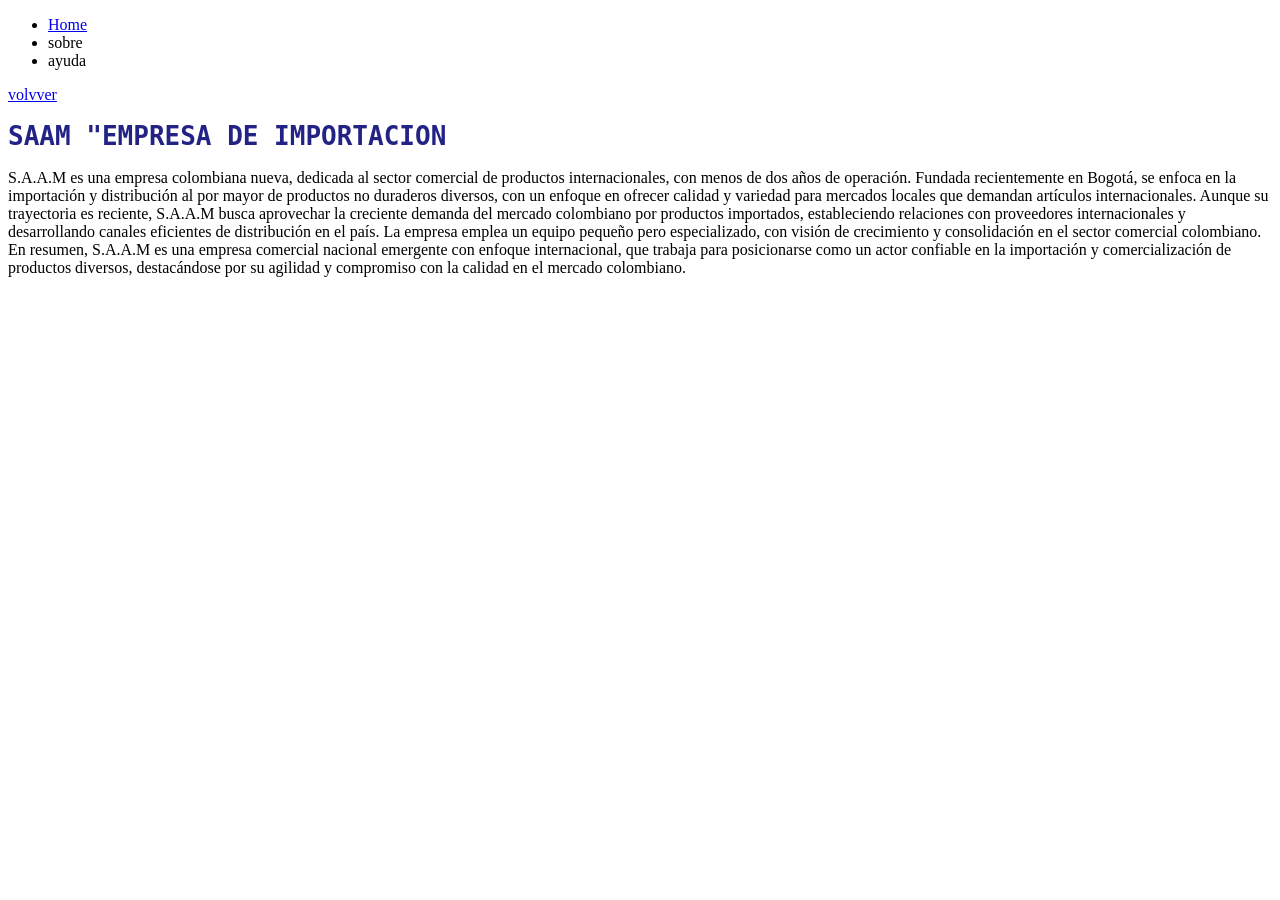
<file: CODIGO_WEB/html/index.html>
<!DOCTYPE html>
<html lang="en">
<head>
    <meta charset="UTF-8">
    <meta name="viewport" content="width=device-width, initial-scale=1.0">
    <title>SAAM</title>
    <link rel="stylesheet" href="../CSS/style.css">
</head>
<body>
    <nav>
        <ul>
            <li><a href="index.html"> Home</a></li>
            <li>sobre</li>
            <li>ayuda </li>
        </ul>
    </nav>
    <a href="index.html">volvver</a>
    <h1 class="titulo">SAAM "EMPRESA DE IMPORTACION</h1>
    <P>S.A.A.M es una empresa colombiana nueva, dedicada al sector comercial de productos internacionales, con menos de dos años de operación. Fundada recientemente en Bogotá, se enfoca en la importación y distribución al por mayor de productos no duraderos diversos, con un enfoque en ofrecer calidad y variedad para mercados locales que demandan artículos internacionales.
Aunque su trayectoria es reciente, S.A.A.M busca aprovechar la creciente demanda del mercado colombiano por productos importados, estableciendo relaciones con proveedores internacionales y desarrollando canales eficientes de distribución en el país. La empresa emplea un equipo pequeño pero especializado, con visión de crecimiento y consolidación en el sector comercial colombiano.
En resumen, S.A.A.M es una empresa comercial nacional emergente con enfoque internacional, que trabaja para posicionarse como un actor confiable en la importación y comercialización de productos diversos, destacándose por su agilidad y compromiso con la calidad en el mercado colombiano.
</P>
</body>
</html>
</file>
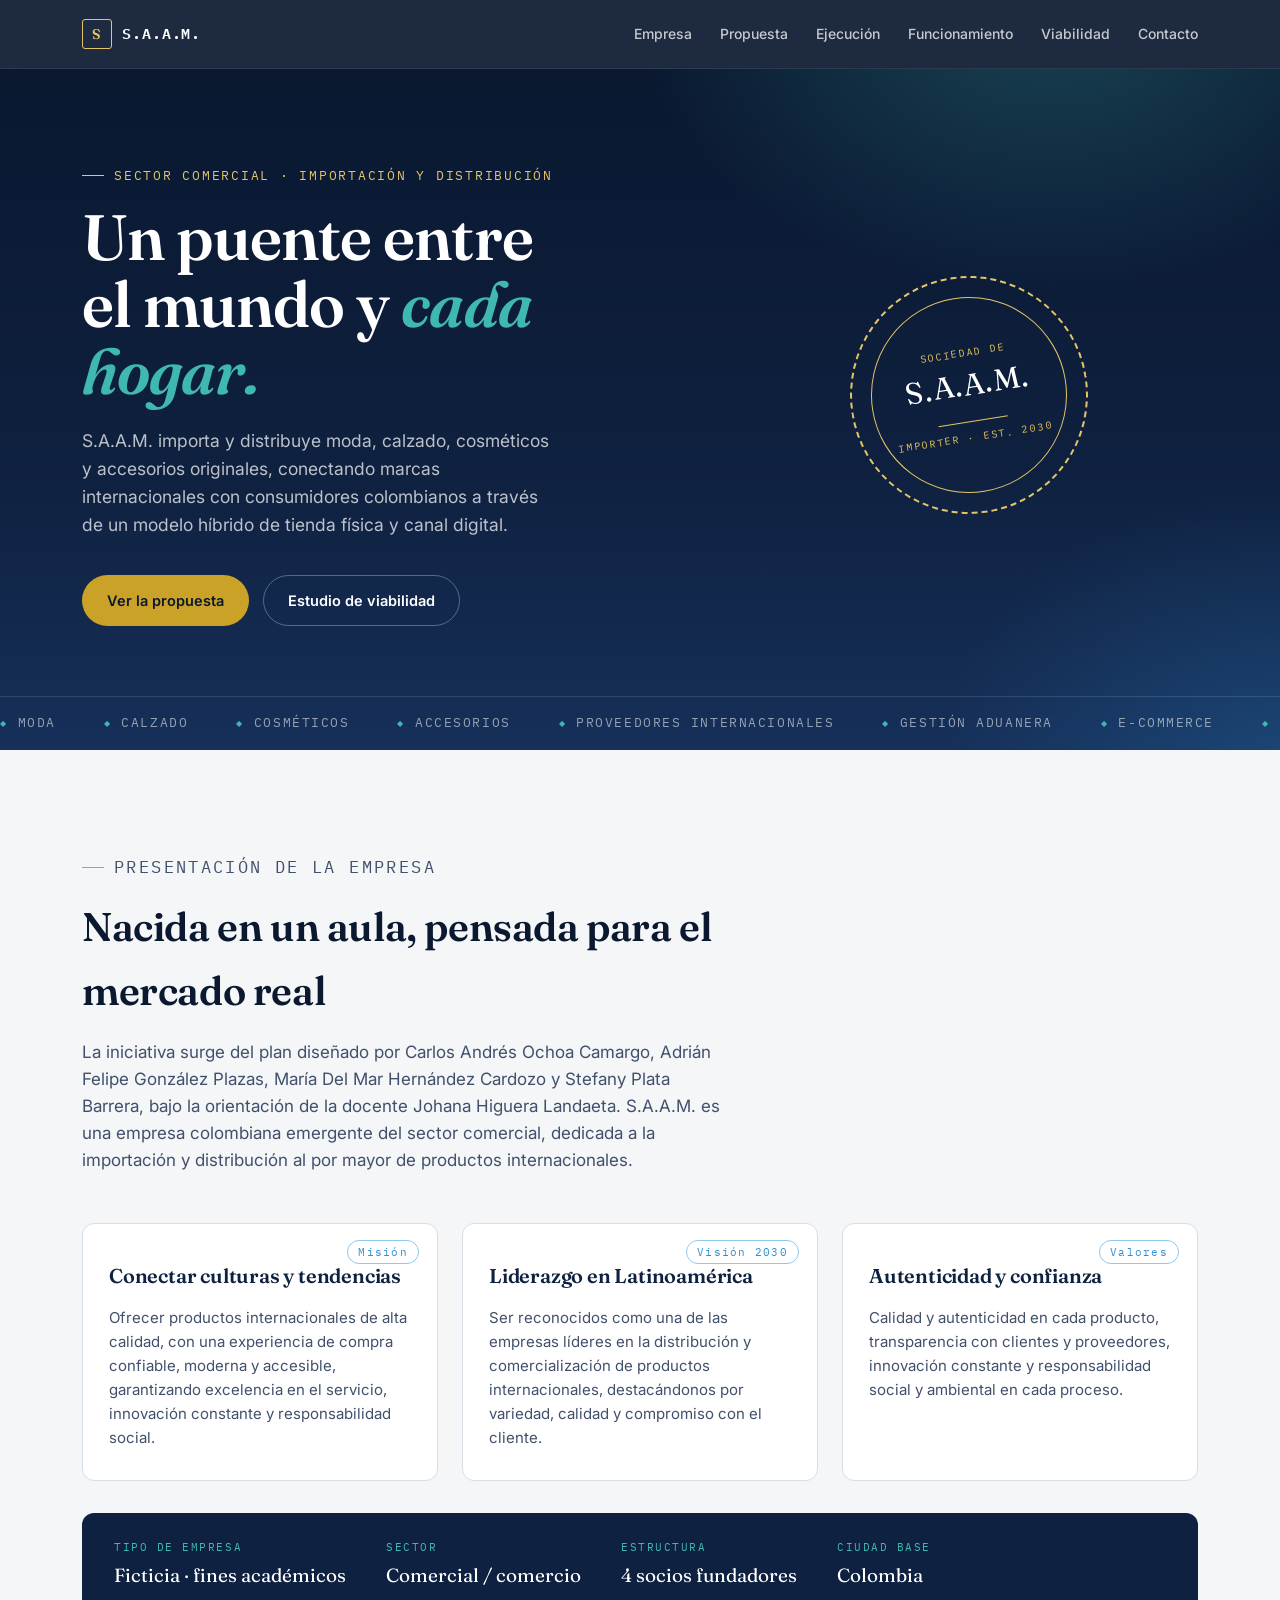
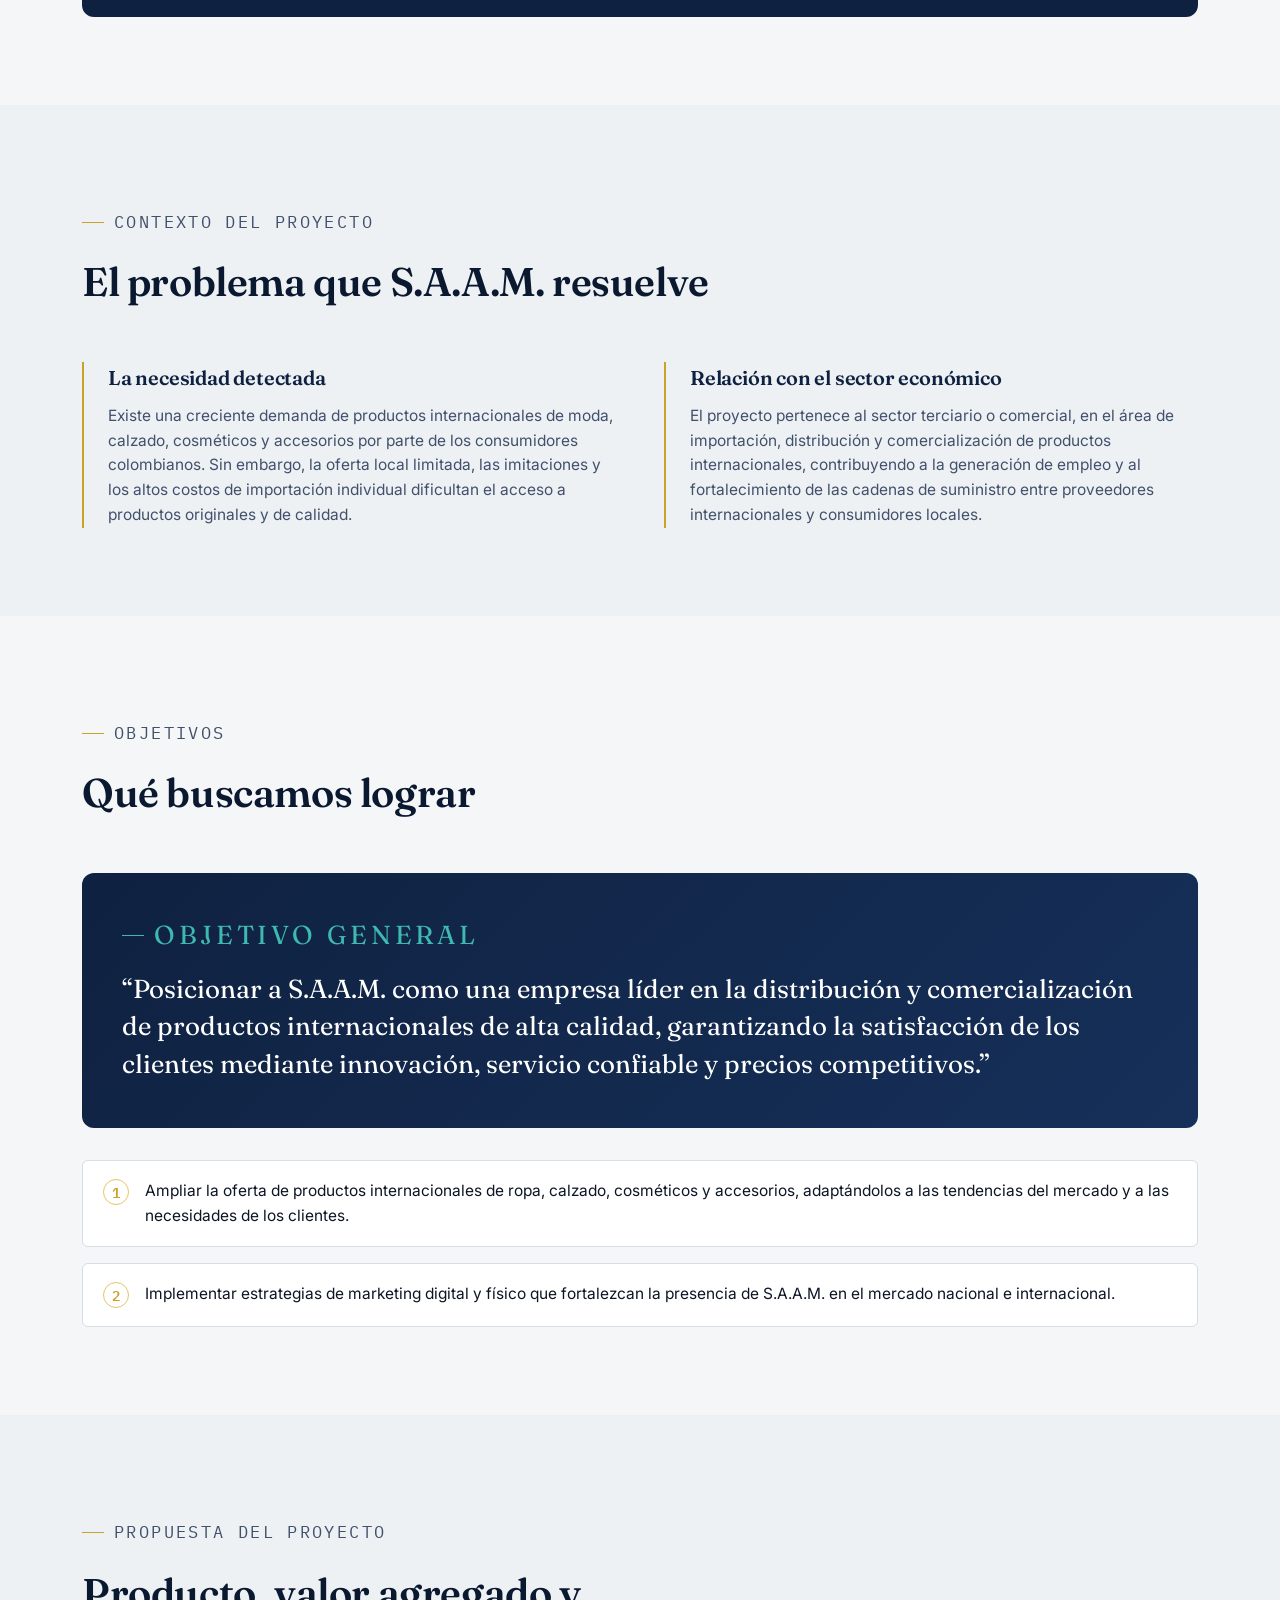
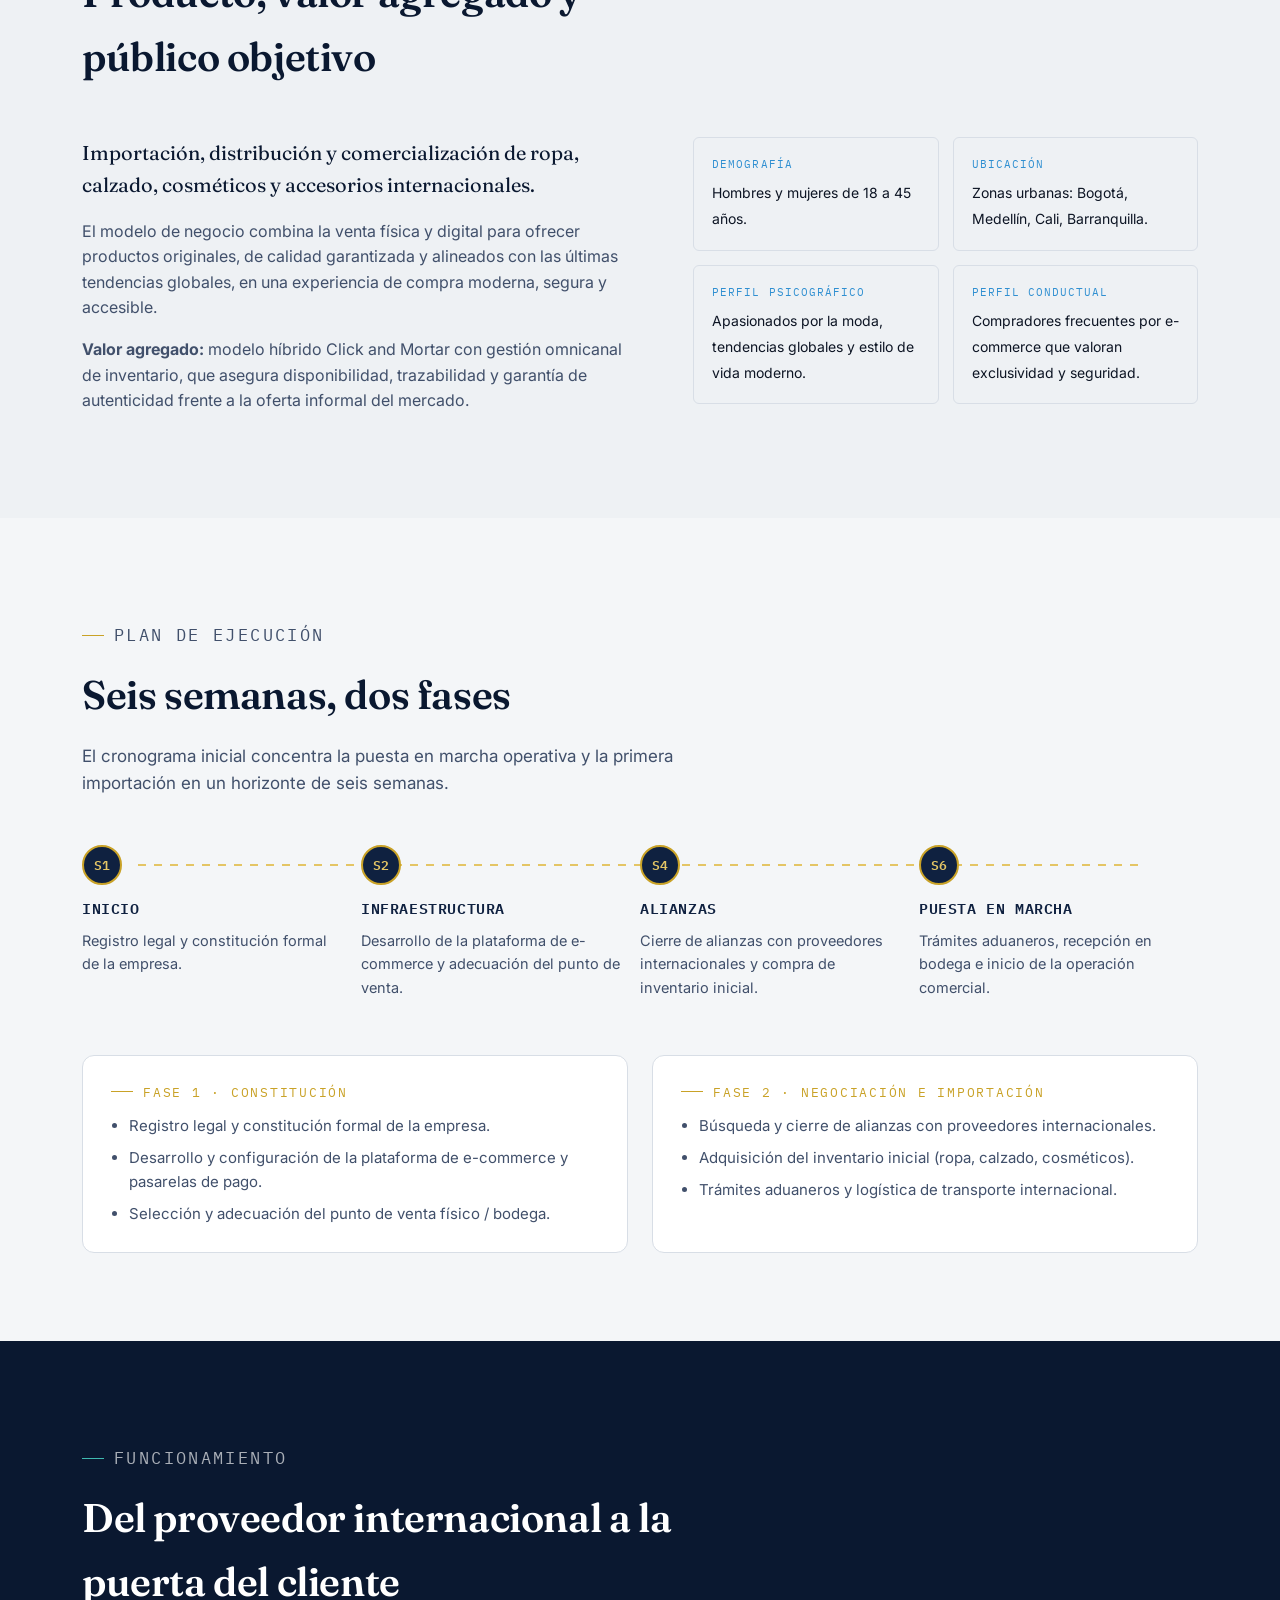
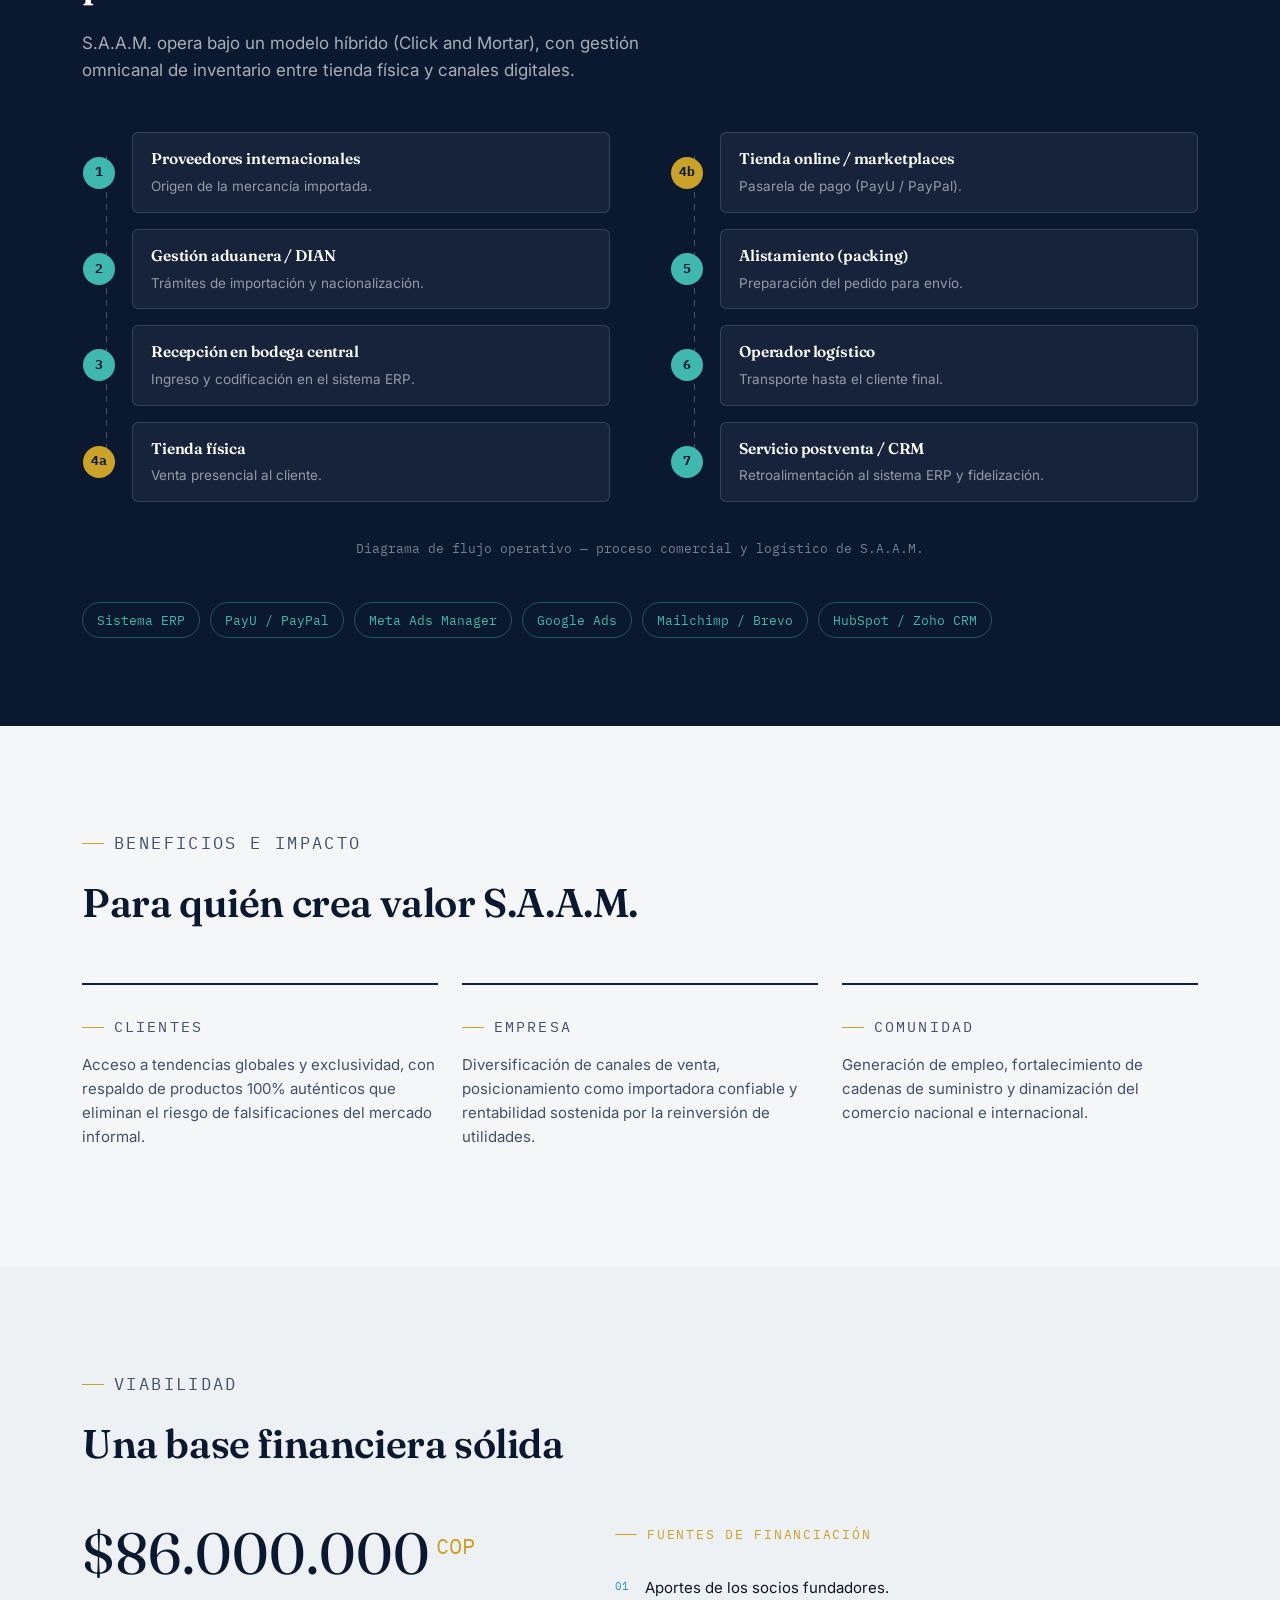
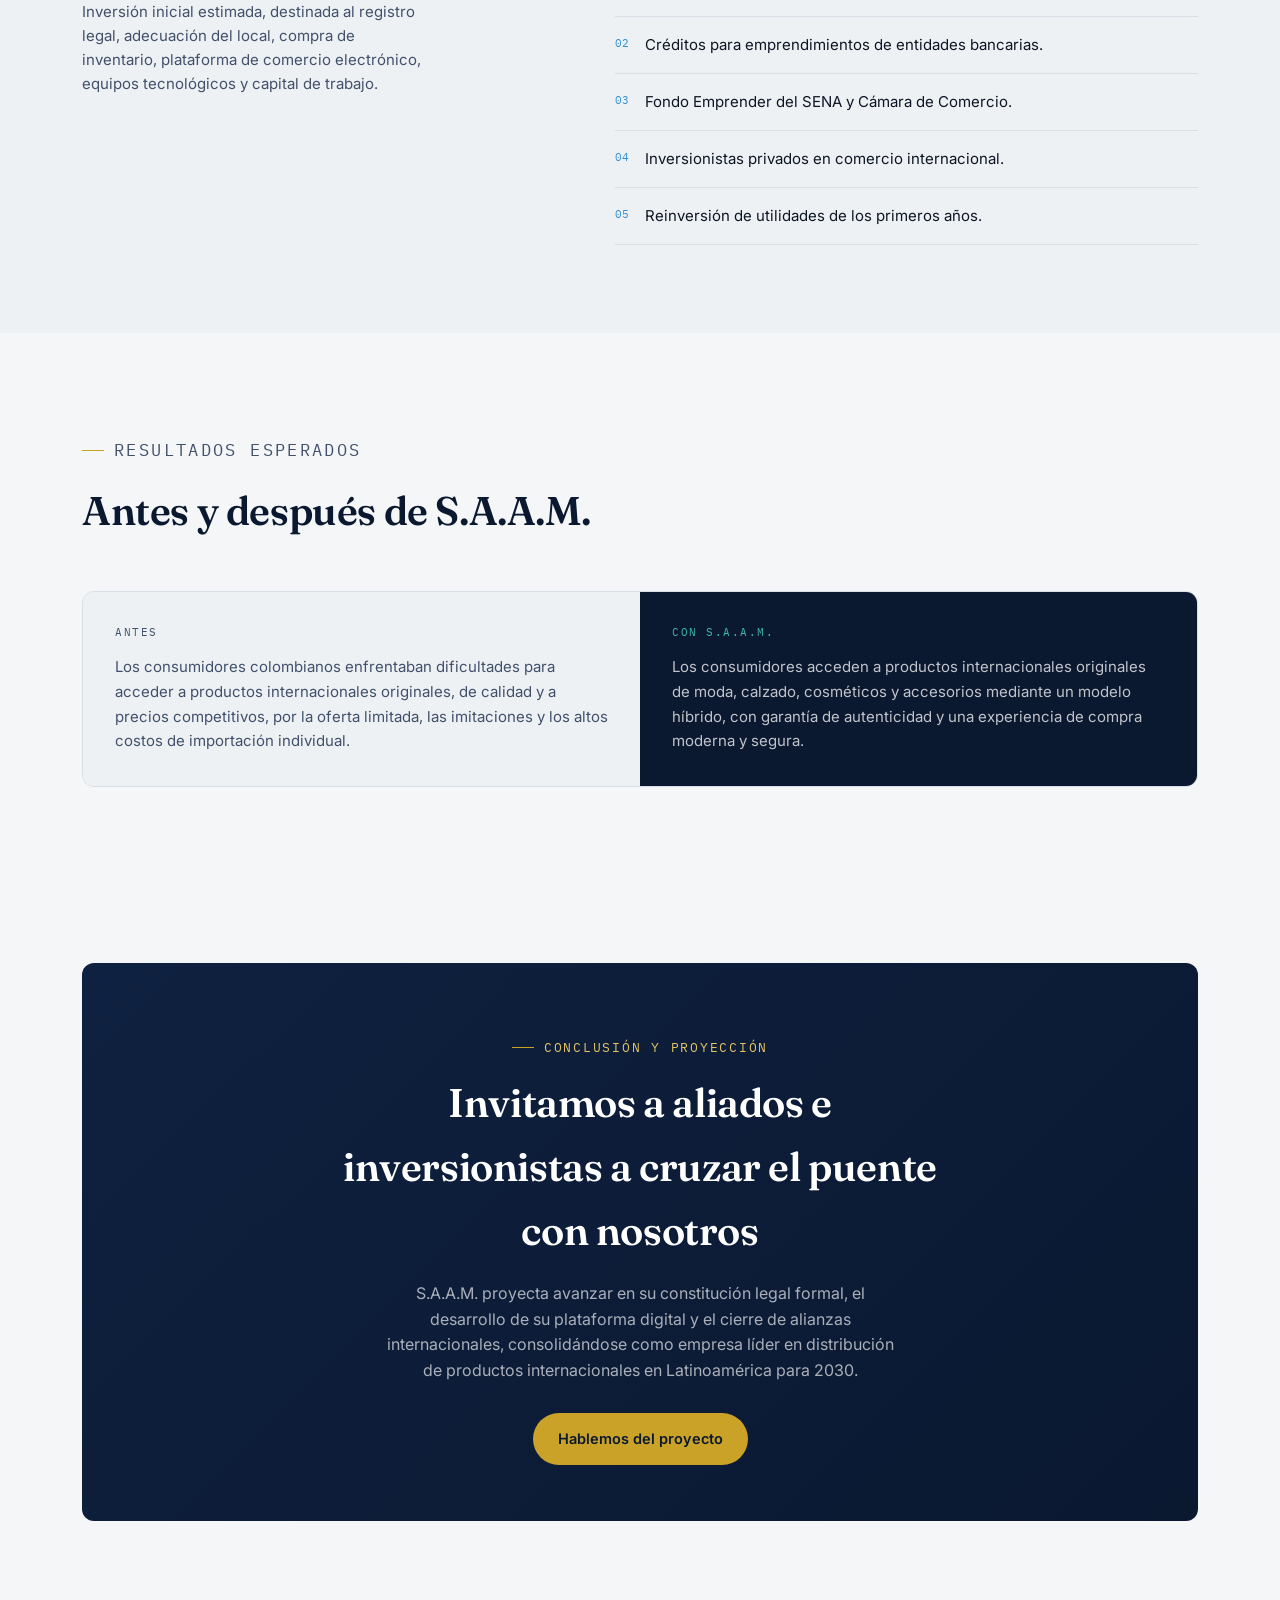
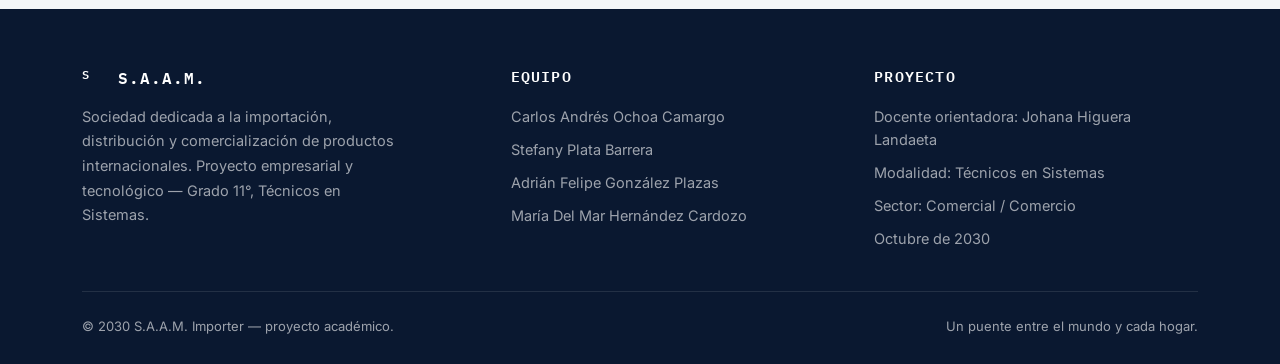
<file: SAAM_pagina_web.html>
<!DOCTYPE html>
<html lang="es">
<head>
<meta charset="UTF-8">
<meta name="viewport" content="width=device-width, initial-scale=1.0">
<title>S.A.A.M. — Un puente entre el mundo y cada hogar</title>
<link rel="preconnect" href="https://fonts.googleapis.com">
<link rel="preconnect" href="https://fonts.gstatic.com" crossorigin>
<link href="https://fonts.googleapis.com/css2?family=Fraunces:opsz,wght@9..144,400;9..144,500;9..144,600;9..144,700&family=Inter:wght@400;500;600;700&family=IBM+Plex+Mono:wght@400;500;600&display=swap" rel="stylesheet">
<style>
  /* ============ TOKENS ============ */
  :root{
    --navy-950:#0a1830;
    --navy-900:#0f2140;
    --navy-800:#16305a;
    --blue-500:#2f8fd1;
    --blue-300:#8ec9ec;
    --teal-400:#3fb9b0;
    --brass-500:#c9a227;
    --brass-300:#e4c565;
    --paper-0:#f4f6f8;
    --paper-50:#eef1f4;
    --ink-900:#0d1524;
    --ink-600:#41506b;
    --line:#d8dee6;
    --radius-sm:6px;
    --radius-md:12px;
    --maxw:1180px;
    --display: 'Fraunces', Georgia, serif;
    --body: 'Inter', -apple-system, BlinkMacSystemFont, sans-serif;
    --mono: 'IBM Plex Mono', 'Courier New', monospace;
  }

  *,*::before,*::after{box-sizing:border-box;}
  html{scroll-behavior:smooth;}
  @media (prefers-reduced-motion: reduce){
    html{scroll-behavior:auto;}
    *{animation-duration:0.001ms !important; animation-iteration-count:1 !important; transition-duration:0.001ms !important; scroll-behavior:auto !important;}
  }

  body{
    margin:0;
    background:var(--paper-0);
    color:var(--ink-900);
    font-family:var(--body);
    font-size:16px;
    line-height:1.6;
    -webkit-font-smoothing:antialiased;
  }

  img,svg{display:block; max-width:100%;}
  a{color:inherit;}
  .wrap{max-width:var(--maxw); margin:0 auto; padding:0 32px;}

  .eyebrow{
    font-family:var(--mono);
    font-size:12.5px;
    letter-spacing:.14em;
    text-transform:uppercase;
    color:var(--brass-500);
    display:flex;
    align-items:center;
    gap:10px;
  }
  .eyebrow::before{
    content:"";
    width:22px;height:1px;
    background:var(--brass-500);
    display:inline-block;
  }

  h1,h2,h3{font-family:var(--display); font-weight:600; margin:0; color:var(--navy-950);}
  h2{font-size:clamp(28px,3.4vw,40px); letter-spacing:-0.01em;}
  h3{font-size:20px; letter-spacing:-0.01em;}
  p{margin:0;}

  .section{padding:88px 0;}
  .section-head{max-width:640px; margin-bottom:48px;}
  .section-head h2{margin-top:14px;}
  .section-head p{margin-top:16px; color:var(--ink-600); font-size:17px;}

  /* ============ FOCUS / A11Y ============ */
  a:focus-visible, button:focus-visible{
    outline:3px solid var(--brass-500);
    outline-offset:3px;
    border-radius:4px;
  }

  /* ============ HEADER ============ */
  header{
    position:sticky; top:0; z-index:50;
    background:rgba(10,24,48,0.92);
    backdrop-filter: blur(8px);
    border-bottom:1px solid rgba(255,255,255,0.08);
  }
  .nav{
    max-width:var(--maxw); margin:0 auto; padding:0 32px;
    display:flex; align-items:center; justify-content:space-between;
    height:68px;
  }
  .brand{
    display:flex; align-items:center; gap:10px;
    font-family:var(--mono); font-weight:600; letter-spacing:.06em;
    color:#fff; font-size:15px; text-decoration:none;
  }
  .brand .mark{
    width:30px;height:30px; border:1.5px solid var(--brass-300); border-radius:3px;
    display:flex; align-items:center; justify-content:center;
    font-family:var(--display); font-size:14px; color:var(--brass-300);
  }
  nav ul{list-style:none; display:flex; gap:28px; margin:0; padding:0;}
  nav ul a{
    color:rgba(255,255,255,0.75); text-decoration:none; font-size:14px;
    font-weight:500; transition:color .2s ease;
  }
  nav ul a:hover{color:#fff;}
  .nav-toggle{display:none;}

  @media (max-width:860px){
    nav ul{display:none;}
  }

  /* ============ HERO ============ */
  .hero{
    background:
      radial-gradient(ellipse 700px 480px at 82% -10%, rgba(63,185,176,0.28), transparent 60%),
      radial-gradient(ellipse 520px 400px at 100% 100%, rgba(47,143,209,0.22), transparent 65%),
      linear-gradient(180deg, var(--navy-950), var(--navy-900) 60%, var(--navy-800));
    color:#fff;
    padding:96px 0 0;
    overflow:hidden;
    position:relative;
  }
  .hero-grid{
    display:grid; grid-template-columns:1.15fr 0.85fr; gap:40px; align-items:center;
  }
  .hero-eyebrow{color:var(--brass-300);}
  .hero-eyebrow::before{background:var(--brass-300);}
  .hero h1{
    color:#fff;
    font-size:clamp(38px,5.4vw,64px);
    line-height:1.05;
    margin-top:18px;
    letter-spacing:-0.015em;
  }
  .hero h1 em{
    font-style:italic; color:var(--teal-400);
  }
  .hero-sub{
    margin-top:22px; max-width:480px;
    color:rgba(255,255,255,0.72); font-size:17.5px;
  }
  .hero-cta{display:flex; gap:14px; margin-top:36px; flex-wrap:wrap;}
  .btn{
    font-family:var(--body); font-weight:600; font-size:14.5px;
    padding:13px 24px; border-radius:999px; text-decoration:none;
    display:inline-flex; align-items:center; gap:8px;
    transition:transform .18s ease, box-shadow .18s ease, background .18s ease;
    border:1px solid transparent; cursor:pointer;
  }
  .btn-primary{background:var(--brass-500); color:var(--navy-950);}
  .btn-primary:hover{transform:translateY(-2px); box-shadow:0 10px 24px -8px rgba(201,162,39,0.6);}
  .btn-ghost{border-color:rgba(255,255,255,0.3); color:#fff;}
  .btn-ghost:hover{background:rgba(255,255,255,0.08); transform:translateY(-2px);}

  /* stamp */
  .stamp-wrap{position:relative; display:flex; justify-content:center; align-items:center; min-height:340px;}
  .stamp{
    width:238px; height:238px; border-radius:50%;
    border:2.5px dashed var(--brass-300);
    display:flex; align-items:center; justify-content:center;
    transform:rotate(-9deg);
    position:relative;
    animation:stamp-float 7s ease-in-out infinite;
  }
  @keyframes stamp-float{
    0%,100%{transform:rotate(-9deg) translateY(0);}
    50%{transform:rotate(-9deg) translateY(-10px);}
  }
  .stamp-inner{
    width:196px; height:196px; border-radius:50%;
    border:1.5px solid var(--brass-300);
    display:flex; flex-direction:column; align-items:center; justify-content:center;
    text-align:center; color:var(--brass-300);
    font-family:var(--mono);
  }
  .stamp-inner .big{font-family:var(--display); font-size:30px; color:#fff; letter-spacing:.04em; margin-bottom:4px;}
  .stamp-inner .small{font-size:10px; letter-spacing:.18em;}
  .stamp-inner .line{width:70px; height:1px; background:var(--brass-300); margin:8px 0;}

  .route{
    position:absolute; inset:0; pointer-events:none;
  }

  /* ticker */
  .ticker{
    margin-top:70px; border-top:1px solid rgba(255,255,255,0.12);
    overflow:hidden; white-space:nowrap; position:relative;
  }
  .ticker-track{
    display:inline-flex; gap:48px; padding:16px 0;
    animation:scroll-left 26s linear infinite;
    font-family:var(--mono); font-size:13px; letter-spacing:.12em;
    color:rgba(255,255,255,0.55);
  }
  .ticker-track span{display:flex; align-items:center; gap:10px;}
  .ticker-track span::before{content:"◆"; color:var(--teal-400); font-size:8px;}
  @keyframes scroll-left{
    from{transform:translateX(0);}
    to{transform:translateX(-50%);}
  }

  /* ============ MISSION / VISION / VALUES ============ */
  .card-row{display:grid; grid-template-columns:repeat(3,1fr); gap:24px;}
  .stamp-card{
    background:#fff; border:1px solid var(--line); border-radius:var(--radius-md);
    padding:30px 26px; position:relative; overflow:hidden;
  }
  .stamp-card::before{
    content:attr(data-tag);
    position:absolute; top:16px; right:18px;
    font-family:var(--mono); font-size:10.5px; letter-spacing:.12em;
    color:var(--blue-500); border:1px solid var(--blue-300); border-radius:999px;
    padding:3px 10px;
  }
  .stamp-card h3{margin-top:6px; margin-bottom:14px; color:var(--navy-900);}
  .stamp-card p{color:var(--ink-600); font-size:15px;}

  /* ============ INFO BAR (tipo de empresa) ============ */
  .infobar{
    background:var(--navy-900); color:#fff; border-radius:var(--radius-md);
    padding:26px 32px; display:flex; gap:40px; flex-wrap:wrap; align-items:center;
  }
  .infobar .item{display:flex; flex-direction:column; gap:4px;}
  .infobar .item .k{font-family:var(--mono); font-size:11px; letter-spacing:.14em; color:var(--teal-400); text-transform:uppercase;}
  .infobar .item .v{font-family:var(--display); font-size:19px;}

  /* ============ PROBLEMA (two-col) ============ */
  .split{display:grid; grid-template-columns:1fr 1fr; gap:48px;}
  .split .block{border-left:2px solid var(--brass-500); padding-left:24px;}
  .split .block h3{color:var(--navy-900); margin-bottom:10px;}
  .split .block p{color:var(--ink-600); font-size:15.5px;}

  /* ============ OBJETIVOS ============ */
  .obj-quote{
    background:linear-gradient(135deg, var(--navy-900), var(--navy-800));
    color:#fff; border-radius:var(--radius-md); padding:44px 40px;
    margin-bottom:32px; position:relative;
  }
  .obj-quote .eyebrow{color:var(--teal-400); margin-bottom:16px;}
  .obj-quote .eyebrow::before{background:var(--teal-400);}
  .obj-quote p{font-family:var(--display); font-size:clamp(20px,2.4vw,26px); line-height:1.45;}
  .obj-list{list-style:none; padding:0; margin:0; display:grid; gap:16px;}
  .obj-list li{
    display:flex; gap:16px; align-items:flex-start;
    background:#fff; border:1px solid var(--line); border-radius:var(--radius-sm);
    padding:18px 20px;
  }
  .obj-list .num{
    font-family:var(--mono); color:var(--brass-500); font-weight:600; font-size:14px;
    border:1px solid var(--brass-300); border-radius:50%;
    width:26px; height:26px; flex:none; display:flex; align-items:center; justify-content:center;
  }
  .obj-list p{color:var(--ink-900); font-size:15.5px;}

  /* ============ PROPUESTA ============ */
  .propuesta-grid{display:grid; grid-template-columns:1.1fr 1fr; gap:56px; align-items:start;}
  .propuesta-text p{color:var(--ink-600); font-size:16px; margin-bottom:16px;}
  .propuesta-text .lead{font-family:var(--display); font-size:20px; color:var(--navy-950); margin-bottom:18px;}
  .passport-grid{display:grid; grid-template-columns:1fr 1fr; gap:14px;}
  .passport{
    border:1px solid var(--line); border-radius:var(--radius-sm); padding:18px;
    background:var(--paper-50);
  }
  .passport .k{font-family:var(--mono); font-size:10.5px; letter-spacing:.1em; color:var(--blue-500); text-transform:uppercase; margin-bottom:8px; display:block;}
  .passport .v{font-size:14px; color:var(--ink-900); line-height:1.5;}

  /* ============ TIMELINE (plan de ejecución) ============ */
  .timeline{
    display:grid; grid-template-columns:repeat(4,1fr); gap:0; position:relative; margin-top:12px;
  }
  .timeline::before{
    content:""; position:absolute; top:19px; left:5%; right:5%; height:2px;
    background:repeating-linear-gradient(90deg, var(--brass-300) 0 8px, transparent 8px 16px);
  }
  .tl-item{position:relative; padding-top:52px; padding-right:18px;}
  .tl-dot{
    position:absolute; top:0; left:0; width:40px; height:40px; border-radius:50%;
    background:var(--navy-900); color:var(--brass-300); font-family:var(--mono); font-size:13px; font-weight:600;
    display:flex; align-items:center; justify-content:center; border:2px solid var(--brass-500);
  }
  .tl-item h3{font-size:15px; font-family:var(--mono); letter-spacing:.04em; color:var(--navy-900); text-transform:uppercase; margin-bottom:8px;}
  .tl-item p{color:var(--ink-600); font-size:14.5px;}
  .phase-cards{display:grid; grid-template-columns:1fr 1fr; gap:24px; margin-top:56px;}
  .phase-card{border:1px solid var(--line); border-radius:var(--radius-md); padding:26px 28px; background:#fff;}
  .phase-card .eyebrow{margin-bottom:12px;}
  .phase-card ul{margin:0; padding-left:18px; color:var(--ink-600); font-size:15px; display:grid; gap:8px;}

  @media (max-width:760px){
    .timeline{grid-template-columns:1fr 1fr; row-gap:36px;}
    .timeline::before{display:none;}
  }

  /* ============ FUNCIONAMIENTO / FLOW DIAGRAM ============ */
  .flow-section{background:var(--navy-950); color:#fff;}
  .flow-section .section-head p{color:rgba(255,255,255,0.65);}
  .flow-section .eyebrow{color:var(--teal-400);}
  .flow-section .eyebrow::before{background:var(--teal-400);}
  .flow-section h2{color:#fff;}

  .flow{
    display:grid; grid-template-columns:1fr 1fr; gap:16px 60px; margin-top:20px;
  }
  .flow-col{display:grid; gap:16px; position:relative;}
  .flow-col::before{
    content:""; position:absolute; top:24px; bottom:24px; left:24px; width:1px;
    background:repeating-linear-gradient(180deg, rgba(255,255,255,0.25) 0 6px, transparent 6px 12px);
    z-index:0;
  }
  .flow-node{
    position:relative; z-index:1; margin-left:50px;
    background:rgba(255,255,255,0.05); border:1px solid rgba(255,255,255,0.14);
    border-radius:var(--radius-sm); padding:14px 18px;
  }
  .flow-node::before{
    content:attr(data-i); position:absolute; left:-50px; top:50%; transform:translateY(-50%);
    width:32px; height:32px; border-radius:50%; background:var(--teal-400); color:var(--navy-950);
    font-family:var(--mono); font-weight:700; font-size:13px;
    display:flex; align-items:center; justify-content:center;
  }
  .flow-node.brass::before{background:var(--brass-500);}
  .flow-node h3{color:#fff; font-size:15.5px; margin-bottom:4px;}
  .flow-node p{color:rgba(255,255,255,0.55); font-size:13.5px;}
  .flow-caption{
    margin-top:36px; font-family:var(--mono); font-size:12.5px; color:rgba(255,255,255,0.45);
    text-align:center;
  }
  .tools-row{
    margin-top:44px; display:flex; flex-wrap:wrap; gap:10px;
  }
  .tool-chip{
    font-family:var(--mono); font-size:12.5px; color:var(--teal-400);
    border:1px solid rgba(63,185,176,0.4); border-radius:999px; padding:7px 14px;
  }

  @media (max-width:760px){
    .flow{grid-template-columns:1fr;}
  }

  /* ============ BENEFICIOS ============ */
  .benef-grid{display:grid; grid-template-columns:repeat(3,1fr); gap:24px;}
  .benef-card{padding:30px 0; border-top:2px solid var(--navy-900);}
  .benef-card .eyebrow{margin-bottom:14px;}
  .benef-card p{color:var(--ink-600); font-size:15px;}

  /* ============ VIABILIDAD ============ */
  .via-grid{display:grid; grid-template-columns:0.9fr 1.1fr; gap:56px; align-items:start;}
  .big-figure{
    font-family:var(--display); font-size:clamp(40px,5vw,58px); color:var(--navy-950);
    line-height:1;
  }
  .big-figure sup{font-size:22px; color:var(--brass-500); font-family:var(--mono); margin-left:6px;}
  .via-note{margin-top:18px; color:var(--ink-600); font-size:15px; max-width:340px;}
  .fund-list{list-style:none; margin:0; padding:0; display:grid; gap:0;}
  .fund-list li{
    display:flex; gap:16px; padding:16px 0; border-bottom:1px solid var(--line); font-size:15px; color:var(--ink-900);
  }
  .fund-list li span.tag{
    font-family:var(--mono); font-size:11px; color:var(--blue-500); flex:none; padding-top:2px;
  }

  /* ============ RESULTADOS / ANTES-DESPUES ============ */
  .compare{display:grid; grid-template-columns:1fr 1fr; gap:0; border:1px solid var(--line); border-radius:var(--radius-md); overflow:hidden;}
  .compare .col{padding:32px;}
  .compare .before{background:var(--paper-50);}
  .compare .after{background:var(--navy-950); color:#fff;}
  .compare .label{font-family:var(--mono); font-size:11px; letter-spacing:.14em; text-transform:uppercase; margin-bottom:14px; display:block;}
  .compare .before .label{color:var(--ink-600);}
  .compare .after .label{color:var(--teal-400);}
  .compare p{font-size:15px; line-height:1.65;}
  .compare .before p{color:var(--ink-600);}
  .compare .after p{color:rgba(255,255,255,0.75);}

  @media (max-width:760px){
    .compare{grid-template-columns:1fr;}
  }

  /* ============ CONCLUSION / CTA ============ */
  .cta-final{
    background:linear-gradient(135deg,var(--navy-900),var(--navy-950));
    color:#fff; border-radius:var(--radius-md); padding:56px 48px; text-align:center;
    position:relative; overflow:hidden;
  }
  .cta-final h2{color:#fff; max-width:640px; margin:14px auto 0;}
  .cta-final p{color:rgba(255,255,255,0.65); max-width:520px; margin:18px auto 0;}
  .cta-final .hero-cta{justify-content:center; margin-top:30px;}

  /* ============ FOOTER ============ */
  footer{background:var(--navy-950); color:rgba(255,255,255,0.6); padding:56px 0 28px;}
  .footer-grid{display:grid; grid-template-columns:1.2fr 1fr 1fr; gap:40px; padding-bottom:40px; border-bottom:1px solid rgba(255,255,255,0.1);}
  footer h3{color:#fff; font-size:15px; font-family:var(--mono); letter-spacing:.08em; text-transform:uppercase; margin-bottom:16px;}
  footer .brand-line{display:flex; align-items:center; gap:10px; color:#fff; font-family:var(--mono); font-weight:600; letter-spacing:.06em; margin-bottom:14px;}
  footer p{font-size:14.5px; line-height:1.7; max-width:320px;}
  footer ul{list-style:none; padding:0; margin:0; display:grid; gap:10px; font-size:14.5px;}
  .bottom-row{display:flex; justify-content:space-between; padding-top:24px; font-size:13px; flex-wrap:wrap; gap:10px;}

  /* reveal on scroll — progressive enhancement: only animates once JS adds .js-reveal */
  .js-reveal{opacity:0; transform:translateY(18px); transition:opacity .7s ease, transform .7s ease;}
  .js-reveal.in{opacity:1; transform:translateY(0);}

  @media (max-width:900px){
    .hero-grid{grid-template-columns:1fr;}
    .stamp-wrap{min-height:220px; margin-top:20px;}
    .card-row{grid-template-columns:1fr;}
    .split{grid-template-columns:1fr;}
    .propuesta-grid{grid-template-columns:1fr;}
    .via-grid{grid-template-columns:1fr;}
    .benef-grid{grid-template-columns:1fr;}
    .footer-grid{grid-template-columns:1fr;}
    .phase-cards{grid-template-columns:1fr;}
  }
</style>
</head>
<body>

<header>
  <div class="nav">
    <a class="brand" href="#top"><span class="mark">S</span>S.A.A.M.</a>
    <nav>
      <ul>
        <li><a href="#empresa">Empresa</a></li>
        <li><a href="#propuesta">Propuesta</a></li>
        <li><a href="#ejecucion">Ejecución</a></li>
        <li><a href="#funcionamiento">Funcionamiento</a></li>
        <li><a href="#viabilidad">Viabilidad</a></li>
        <li><a href="#contacto">Contacto</a></li>
      </ul>
    </nav>
  </div>
</header>

<main id="top">

  <!-- ================= HERO ================= -->
  <section class="hero">
    <div class="wrap hero-grid">
      <div>
        <p class="eyebrow hero-eyebrow">Sector comercial · Importación y distribución</p>
        <h1>Un puente entre<br>el mundo y <em>cada hogar.</em></h1>
        <p class="hero-sub">S.A.A.M. importa y distribuye moda, calzado, cosméticos y accesorios originales, conectando marcas internacionales con consumidores colombianos a través de un modelo híbrido de tienda física y canal digital.</p>
        <div class="hero-cta">
          <a class="btn btn-primary" href="#propuesta">Ver la propuesta</a>
          <a class="btn btn-ghost" href="#viabilidad">Estudio de viabilidad</a>
        </div>
      </div>
      <div class="stamp-wrap">
        <div class="stamp">
          <div class="stamp-inner">
            <span class="small">SOCIEDAD DE</span>
            <span class="big">S.A.A.M.</span>
            <span class="line"></span>
            <span class="small">IMPORTER · EST. 2030</span>
          </div>
        </div>
      </div>
    </div>
    <div class="ticker" aria-hidden="true">
      <div class="ticker-track">
        <span>MODA</span><span>CALZADO</span><span>COSMÉTICOS</span><span>ACCESORIOS</span>
        <span>PROVEEDORES INTERNACIONALES</span><span>GESTIÓN ADUANERA</span><span>E-COMMERCE</span>
        <span>MODA</span><span>CALZADO</span><span>COSMÉTICOS</span><span>ACCESORIOS</span>
        <span>PROVEEDORES INTERNACIONALES</span><span>GESTIÓN ADUANERA</span><span>E-COMMERCE</span>
      </div>
    </div>
  </section>

  <!-- ================= EMPRESA ================= -->
  <section class="section" id="empresa">
    <div class="wrap">
      <div class="section-head reveal">
        <p class="eyebrow">Presentación de la empresa</p>
        <h2>Nacida en un aula, pensada para el mercado real</h2>
        <p>La iniciativa surge del plan diseñado por Carlos Andrés Ochoa Camargo, Adrián Felipe González Plazas, María Del Mar Hernández Cardozo y Stefany Plata Barrera, bajo la orientación de la docente Johana Higuera Landaeta. S.A.A.M. es una empresa colombiana emergente del sector comercial, dedicada a la importación y distribución al por mayor de productos internacionales.</p>
      </div>

      <div class="card-row reveal">
        <div class="stamp-card" data-tag="Misión">
          <h3>Conectar culturas y tendencias</h3>
          <p>Ofrecer productos internacionales de alta calidad, con una experiencia de compra confiable, moderna y accesible, garantizando excelencia en el servicio, innovación constante y responsabilidad social.</p>
        </div>
        <div class="stamp-card" data-tag="Visión 2030">
          <h3>Liderazgo en Latinoamérica</h3>
          <p>Ser reconocidos como una de las empresas líderes en la distribución y comercialización de productos internacionales, destacándonos por variedad, calidad y compromiso con el cliente.</p>
        </div>
        <div class="stamp-card" data-tag="Valores">
          <h3>Autenticidad y confianza</h3>
          <p>Calidad y autenticidad en cada producto, transparencia con clientes y proveedores, innovación constante y responsabilidad social y ambiental en cada proceso.</p>
        </div>
      </div>

      <div class="infobar reveal" style="margin-top:32px;">
        <div class="item">
          <span class="k">Tipo de empresa</span>
          <span class="v">Ficticia · fines académicos</span>
        </div>
        <div class="item">
          <span class="k">Sector</span>
          <span class="v">Comercial / comercio</span>
        </div>
        <div class="item">
          <span class="k">Estructura</span>
          <span class="v">4 socios fundadores</span>
        </div>
        <div class="item">
          <span class="k">Ciudad base</span>
          <span class="v">Colombia</span>
        </div>
      </div>
    </div>
  </section>

  <!-- ================= CONTEXTO / PROBLEMA ================= -->
  <section class="section" style="background:var(--paper-50);">
    <div class="wrap">
      <div class="section-head reveal">
        <p class="eyebrow">Contexto del proyecto</p>
        <h2>El problema que S.A.A.M. resuelve</h2>
      </div>
      <div class="split reveal">
        <div class="block">
          <h3>La necesidad detectada</h3>
          <p>Existe una creciente demanda de productos internacionales de moda, calzado, cosméticos y accesorios por parte de los consumidores colombianos. Sin embargo, la oferta local limitada, las imitaciones y los altos costos de importación individual dificultan el acceso a productos originales y de calidad.</p>
        </div>
        <div class="block">
          <h3>Relación con el sector económico</h3>
          <p>El proyecto pertenece al sector terciario o comercial, en el área de importación, distribución y comercialización de productos internacionales, contribuyendo a la generación de empleo y al fortalecimiento de las cadenas de suministro entre proveedores internacionales y consumidores locales.</p>
        </div>
      </div>
    </div>
  </section>

  <!-- ================= OBJETIVOS ================= -->
  <section class="section">
    <div class="wrap">
      <div class="section-head reveal">
        <p class="eyebrow">Objetivos</p>
        <h2>Qué buscamos lograr</h2>
      </div>
      <div class="reveal">
        <div class="obj-quote">
          <p class="eyebrow">Objetivo general</p>
          <p>“Posicionar a S.A.A.M. como una empresa líder en la distribución y comercialización de productos internacionales de alta calidad, garantizando la satisfacción de los clientes mediante innovación, servicio confiable y precios competitivos.”</p>
        </div>
        <ul class="obj-list">
          <li>
            <span class="num">1</span>
            <p>Ampliar la oferta de productos internacionales de ropa, calzado, cosméticos y accesorios, adaptándolos a las tendencias del mercado y a las necesidades de los clientes.</p>
          </li>
          <li>
            <span class="num">2</span>
            <p>Implementar estrategias de marketing digital y físico que fortalezcan la presencia de S.A.A.M. en el mercado nacional e internacional.</p>
          </li>
        </ul>
      </div>
    </div>
  </section>

  <!-- ================= PROPUESTA ================= -->
  <section class="section" id="propuesta" style="background:var(--paper-50);">
    <div class="wrap">
      <div class="section-head reveal">
        <p class="eyebrow">Propuesta del proyecto</p>
        <h2>Producto, valor agregado y público objetivo</h2>
      </div>
      <div class="propuesta-grid reveal">
        <div class="propuesta-text">
          <p class="lead">Importación, distribución y comercialización de ropa, calzado, cosméticos y accesorios internacionales.</p>
          <p>El modelo de negocio combina la venta física y digital para ofrecer productos originales, de calidad garantizada y alineados con las últimas tendencias globales, en una experiencia de compra moderna, segura y accesible.</p>
          <p><strong>Valor agregado:</strong> modelo híbrido Click and Mortar con gestión omnicanal de inventario, que asegura disponibilidad, trazabilidad y garantía de autenticidad frente a la oferta informal del mercado.</p>
        </div>
        <div class="passport-grid">
          <div class="passport">
            <span class="k">Demografía</span>
            <span class="v">Hombres y mujeres de 18 a 45 años.</span>
          </div>
          <div class="passport">
            <span class="k">Ubicación</span>
            <span class="v">Zonas urbanas: Bogotá, Medellín, Cali, Barranquilla.</span>
          </div>
          <div class="passport">
            <span class="k">Perfil psicográfico</span>
            <span class="v">Apasionados por la moda, tendencias globales y estilo de vida moderno.</span>
          </div>
          <div class="passport">
            <span class="k">Perfil conductual</span>
            <span class="v">Compradores frecuentes por e-commerce que valoran exclusividad y seguridad.</span>
          </div>
        </div>
      </div>
    </div>
  </section>

  <!-- ================= PLAN DE EJECUCIÓN ================= -->
  <section class="section" id="ejecucion">
    <div class="wrap">
      <div class="section-head reveal">
        <p class="eyebrow">Plan de ejecución</p>
        <h2>Seis semanas, dos fases</h2>
        <p>El cronograma inicial concentra la puesta en marcha operativa y la primera importación en un horizonte de seis semanas.</p>
      </div>

      <div class="timeline reveal">
        <div class="tl-item">
          <div class="tl-dot">S1</div>
          <h3>Inicio</h3>
          <p>Registro legal y constitución formal de la empresa.</p>
        </div>
        <div class="tl-item">
          <div class="tl-dot">S2</div>
          <h3>Infraestructura</h3>
          <p>Desarrollo de la plataforma de e-commerce y adecuación del punto de venta.</p>
        </div>
        <div class="tl-item">
          <div class="tl-dot">S4</div>
          <h3>Alianzas</h3>
          <p>Cierre de alianzas con proveedores internacionales y compra de inventario inicial.</p>
        </div>
        <div class="tl-item">
          <div class="tl-dot">S6</div>
          <h3>Puesta en marcha</h3>
          <p>Trámites aduaneros, recepción en bodega e inicio de la operación comercial.</p>
        </div>
      </div>

      <div class="phase-cards reveal">
        <div class="phase-card">
          <p class="eyebrow">Fase 1 · Constitución</p>
          <ul>
            <li>Registro legal y constitución formal de la empresa.</li>
            <li>Desarrollo y configuración de la plataforma de e-commerce y pasarelas de pago.</li>
            <li>Selección y adecuación del punto de venta físico / bodega.</li>
          </ul>
        </div>
        <div class="phase-card">
          <p class="eyebrow">Fase 2 · Negociación e importación</p>
          <ul>
            <li>Búsqueda y cierre de alianzas con proveedores internacionales.</li>
            <li>Adquisición del inventario inicial (ropa, calzado, cosméticos).</li>
            <li>Trámites aduaneros y logística de transporte internacional.</li>
          </ul>
        </div>
      </div>
    </div>
  </section>

  <!-- ================= FUNCIONAMIENTO ================= -->
  <section class="section flow-section" id="funcionamiento">
    <div class="wrap">
      <div class="section-head reveal">
        <p class="eyebrow">Funcionamiento</p>
        <h2>Del proveedor internacional a la puerta del cliente</h2>
        <p>S.A.A.M. opera bajo un modelo híbrido (Click and Mortar), con gestión omnicanal de inventario entre tienda física y canales digitales.</p>
      </div>

      <div class="flow reveal">
        <div class="flow-col">
          <div class="flow-node" data-i="1">
            <h3>Proveedores internacionales</h3>
            <p>Origen de la mercancía importada.</p>
          </div>
          <div class="flow-node" data-i="2">
            <h3>Gestión aduanera / DIAN</h3>
            <p>Trámites de importación y nacionalización.</p>
          </div>
          <div class="flow-node" data-i="3">
            <h3>Recepción en bodega central</h3>
            <p>Ingreso y codificación en el sistema ERP.</p>
          </div>
          <div class="flow-node brass" data-i="4a">
            <h3>Tienda física</h3>
            <p>Venta presencial al cliente.</p>
          </div>
        </div>
        <div class="flow-col">
          <div class="flow-node brass" data-i="4b">
            <h3>Tienda online / marketplaces</h3>
            <p>Pasarela de pago (PayU / PayPal).</p>
          </div>
          <div class="flow-node" data-i="5">
            <h3>Alistamiento (packing)</h3>
            <p>Preparación del pedido para envío.</p>
          </div>
          <div class="flow-node" data-i="6">
            <h3>Operador logístico</h3>
            <p>Transporte hasta el cliente final.</p>
          </div>
          <div class="flow-node" data-i="7">
            <h3>Servicio postventa / CRM</h3>
            <p>Retroalimentación al sistema ERP y fidelización.</p>
          </div>
        </div>
      </div>
      <p class="flow-caption">Diagrama de flujo operativo — proceso comercial y logístico de S.A.A.M.</p>

      <div class="tools-row reveal">
        <span class="tool-chip">Sistema ERP</span>
        <span class="tool-chip">PayU / PayPal</span>
        <span class="tool-chip">Meta Ads Manager</span>
        <span class="tool-chip">Google Ads</span>
        <span class="tool-chip">Mailchimp / Brevo</span>
        <span class="tool-chip">HubSpot / Zoho CRM</span>
      </div>
    </div>
  </section>

  <!-- ================= BENEFICIOS ================= -->
  <section class="section">
    <div class="wrap">
      <div class="section-head reveal">
        <p class="eyebrow">Beneficios e impacto</p>
        <h2>Para quién crea valor S.A.A.M.</h2>
      </div>
      <div class="benef-grid reveal">
        <div class="benef-card">
          <p class="eyebrow">Clientes</p>
          <p>Acceso a tendencias globales y exclusividad, con respaldo de productos 100% auténticos que eliminan el riesgo de falsificaciones del mercado informal.</p>
        </div>
        <div class="benef-card">
          <p class="eyebrow">Empresa</p>
          <p>Diversificación de canales de venta, posicionamiento como importadora confiable y rentabilidad sostenida por la reinversión de utilidades.</p>
        </div>
        <div class="benef-card">
          <p class="eyebrow">Comunidad</p>
          <p>Generación de empleo, fortalecimiento de cadenas de suministro y dinamización del comercio nacional e internacional.</p>
        </div>
      </div>
    </div>
  </section>

  <!-- ================= VIABILIDAD ================= -->
  <section class="section" id="viabilidad" style="background:var(--paper-50);">
    <div class="wrap">
      <div class="section-head reveal">
        <p class="eyebrow">Viabilidad</p>
        <h2>Una base financiera sólida</h2>
      </div>
      <div class="via-grid reveal">
        <div>
          <p class="big-figure">$86.000.000<sup>COP</sup></p>
          <p class="via-note">Inversión inicial estimada, destinada al registro legal, adecuación del local, compra de inventario, plataforma de comercio electrónico, equipos tecnológicos y capital de trabajo.</p>
        </div>
        <div>
          <p class="eyebrow" style="margin-bottom:16px;">Fuentes de financiación</p>
          <ul class="fund-list">
            <li><span class="tag">01</span> Aportes de los socios fundadores.</li>
            <li><span class="tag">02</span> Créditos para emprendimientos de entidades bancarias.</li>
            <li><span class="tag">03</span> Fondo Emprender del SENA y Cámara de Comercio.</li>
            <li><span class="tag">04</span> Inversionistas privados en comercio internacional.</li>
            <li><span class="tag">05</span> Reinversión de utilidades de los primeros años.</li>
          </ul>
        </div>
      </div>
    </div>
  </section>

  <!-- ================= RESULTADOS / ANTES-DESPUÉS ================= -->
  <section class="section">
    <div class="wrap">
      <div class="section-head reveal">
        <p class="eyebrow">Resultados esperados</p>
        <h2>Antes y después de S.A.A.M.</h2>
      </div>
      <div class="compare reveal">
        <div class="col before">
          <span class="label">Antes</span>
          <p>Los consumidores colombianos enfrentaban dificultades para acceder a productos internacionales originales, de calidad y a precios competitivos, por la oferta limitada, las imitaciones y los altos costos de importación individual.</p>
        </div>
        <div class="col after">
          <span class="label">Con S.A.A.M.</span>
          <p>Los consumidores acceden a productos internacionales originales de moda, calzado, cosméticos y accesorios mediante un modelo híbrido, con garantía de autenticidad y una experiencia de compra moderna y segura.</p>
        </div>
      </div>
    </div>
  </section>

  <!-- ================= CTA FINAL ================= -->
  <section class="section">
    <div class="wrap">
      <div class="cta-final reveal">
        <p class="eyebrow" style="justify-content:center; color:var(--brass-300);">Conclusión y proyección</p>
        <h2>Invitamos a aliados e inversionistas a cruzar el puente con nosotros</h2>
        <p>S.A.A.M. proyecta avanzar en su constitución legal formal, el desarrollo de su plataforma digital y el cierre de alianzas internacionales, consolidándose como empresa líder en distribución de productos internacionales en Latinoamérica para 2030.</p>
        <div class="hero-cta">
          <a class="btn btn-primary" href="#contacto">Hablemos del proyecto</a>
        </div>
      </div>
    </div>
  </section>

</main>

<footer id="contacto">
  <div class="wrap">
    <div class="footer-grid">
      <div>
        <div class="brand-line"><span class="mark" style="width:26px;height:26px;font-size:12px;">S</span>S.A.A.M.</div>
        <p>Sociedad dedicada a la importación, distribución y comercialización de productos internacionales. Proyecto empresarial y tecnológico — Grado 11°, Técnicos en Sistemas.</p>
      </div>
      <div>
        <h3>Equipo</h3>
        <ul>
          <li>Carlos Andrés Ochoa Camargo</li>
          <li>Stefany Plata Barrera</li>
          <li>Adrián Felipe González Plazas</li>
          <li>María Del Mar Hernández Cardozo</li>
        </ul>
      </div>
      <div>
        <h3>Proyecto</h3>
        <ul>
          <li>Docente orientadora: Johana Higuera Landaeta</li>
          <li>Modalidad: Técnicos en Sistemas</li>
          <li>Sector: Comercial / Comercio</li>
          <li>Octubre de 2030</li>
        </ul>
      </div>
    </div>
    <div class="bottom-row">
      <span>© 2030 S.A.A.M. Importer — proyecto académico.</span>
      <span>Un puente entre el mundo y cada hogar.</span>
    </div>
  </div>
</footer>

<script>
  // Progressive enhancement: content is fully visible without JS.
  // Only when JS runs do we opt elements into the reveal animation.
  const revealEls = document.querySelectorAll('.reveal');
  revealEls.forEach(el => el.classList.add('js-reveal'));
  const io = new IntersectionObserver((entries) => {
    entries.forEach(e => {
      if(e.isIntersecting){
        e.target.classList.add('in');
        io.unobserve(e.target);
      }
    });
  }, { threshold: 0.12 });
  revealEls.forEach(el => io.observe(el));
</script>

</body>
</html>
</file>
<file: CODIGO_WEB/CSS/style.css>
.titulo{
color: rgb(35, 35, 134);
font-family: monospace;
font-size: 200%;

}
</file>
